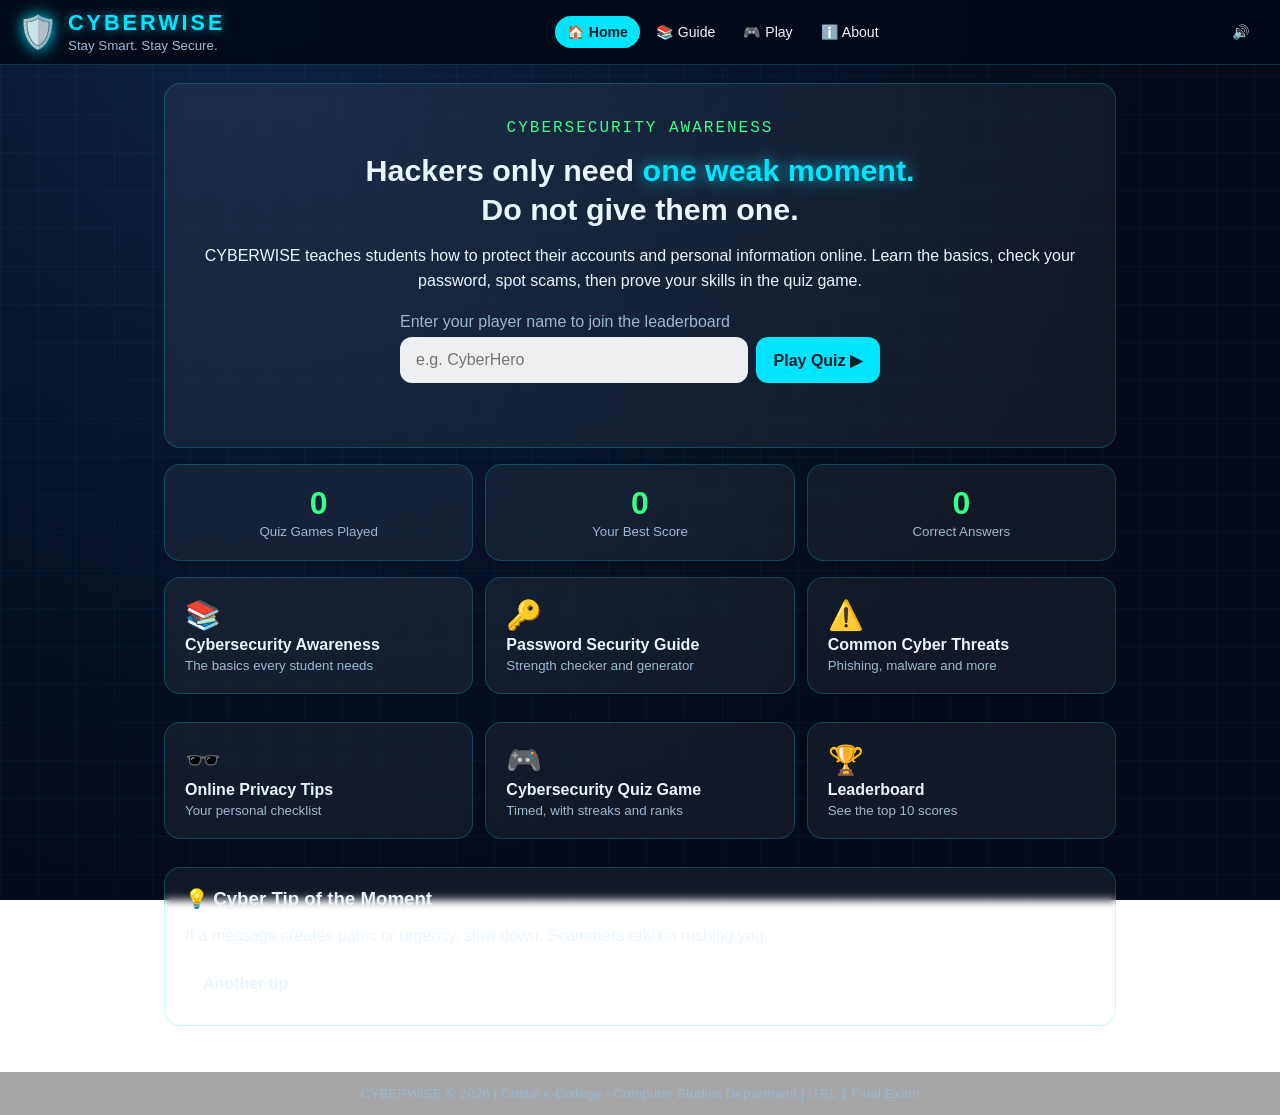
<file: index.html>
<!DOCTYPE html>
<!--
  CYBERWISE - Cybersecurity Awareness
  Cristal e-College | ITEL 1 - Web Systems and Technologies | Final Examination
  Page 1 of 4: HOME (name form, stats, tip of the moment).
-->
<html lang="en">
<head>
  <meta charset="UTF-8">
  <meta name="viewport" content="width=device-width, initial-scale=1.0">
  <title>CYBERWISE - Stay Smart. Stay Secure.</title>
  <link rel="stylesheet" href="style.css">
</head>
<body>

  <!-- ===== HEADER / NAVIGATION ===== -->
  <header class="topbar">
    <div class="brand">
      <span class="brand-icon">🛡️</span>
      <div>
        <h1>CYBERWISE</h1>
        <small>Stay Smart. Stay Secure.</small>
      </div>
    </div>

    <nav class="nav" aria-label="Main navigation">
      <a class="nav-btn active" href="index.html">🏠 Home</a>
      <a class="nav-btn" href="guide.html">📚 Guide</a>
      <a class="nav-btn" href="play.html">🎮 Play</a>
      <a class="nav-btn" href="about.html">ℹ️ About</a>
    </nav>

    <button id="soundToggle" class="icon-btn" title="Toggle sound">🔊</button>
  </header>

  <main>

    <section id="home" class="page active">
      <div class="hero card">
        <p class="tag"> CYBERSECURITY AWARENESS </p>
        <h2>Hackers only need <span class="glow">one weak moment.</span><br>Do not give them one.</h2>
        <p>
          CYBERWISE teaches students how to protect their accounts and personal
          information online. Learn the basics, check your password, spot scams,
          then prove your skills in the quiz game.
        </p>

        <!-- Name form with validation -->
        <form id="nameForm" class="name-form" novalidate>
          <label for="playerName">Enter your player name to join the leaderboard</label>
          <div class="row">
            <input type="text" id="playerName" maxlength="15" placeholder="e.g. CyberHero" autocomplete="off">
            <button type="submit" class="btn primary">Play Quiz ▶</button>
          </div>
          <p id="nameError" class="error" role="alert"></p>
        </form>
      </div>

      <div class="grid-3">
        <div class="card stat"><span id="statGames">0</span><small>Quiz Games Played</small></div>
        <div class="card stat"><span id="statBest">0</span><small>Your Best Score</small></div>
        <div class="card stat"><span id="statCorrect">0</span><small>Correct Answers</small></div>
      </div>

      <div class="grid-3 features">
        <a class="card feature" href="guide.html#learn"><span>📚</span><b>Cybersecurity Awareness</b><small>The basics every student needs</small></a>
        <a class="card feature" href="guide.html#passwords"><span>🔑</span><b>Password Security Guide</b><small>Strength checker and generator</small></a>
        <a class="card feature" href="guide.html#threats"><span>⚠️</span><b>Common Cyber Threats</b><small>Phishing, malware and more</small></a>
        <a class="card feature" href="guide.html#privacy"><span>🕶️</span><b>Online Privacy Tips</b><small>Your personal checklist</small></a>
        <a class="card feature" href="play.html"><span>🎮</span><b>Cybersecurity Quiz Game</b><small>Timed, with streaks and ranks</small></a>
        <a class="card feature" href="play.html#ranks"><span>🏆</span><b>Leaderboard</b><small>See the top 10 scores</small></a>
      </div>

      <div class="card tip-card">
        <h3>💡 Cyber Tip of the Moment</h3>
        <p id="cyberTip"></p>
        <button id="newTip" class="btn ghost">Another tip</button>
      </div>
    </section>
  </main>

  <footer class="footer">
    CYBERWISE &copy; 2026 | Cristal e-College - Computer Studies Department | ITEL 1 Final Exam
  </footer>

  <script src="data.js"></script>
  <script src="main.js"></script>
</body>
</html>
</file>
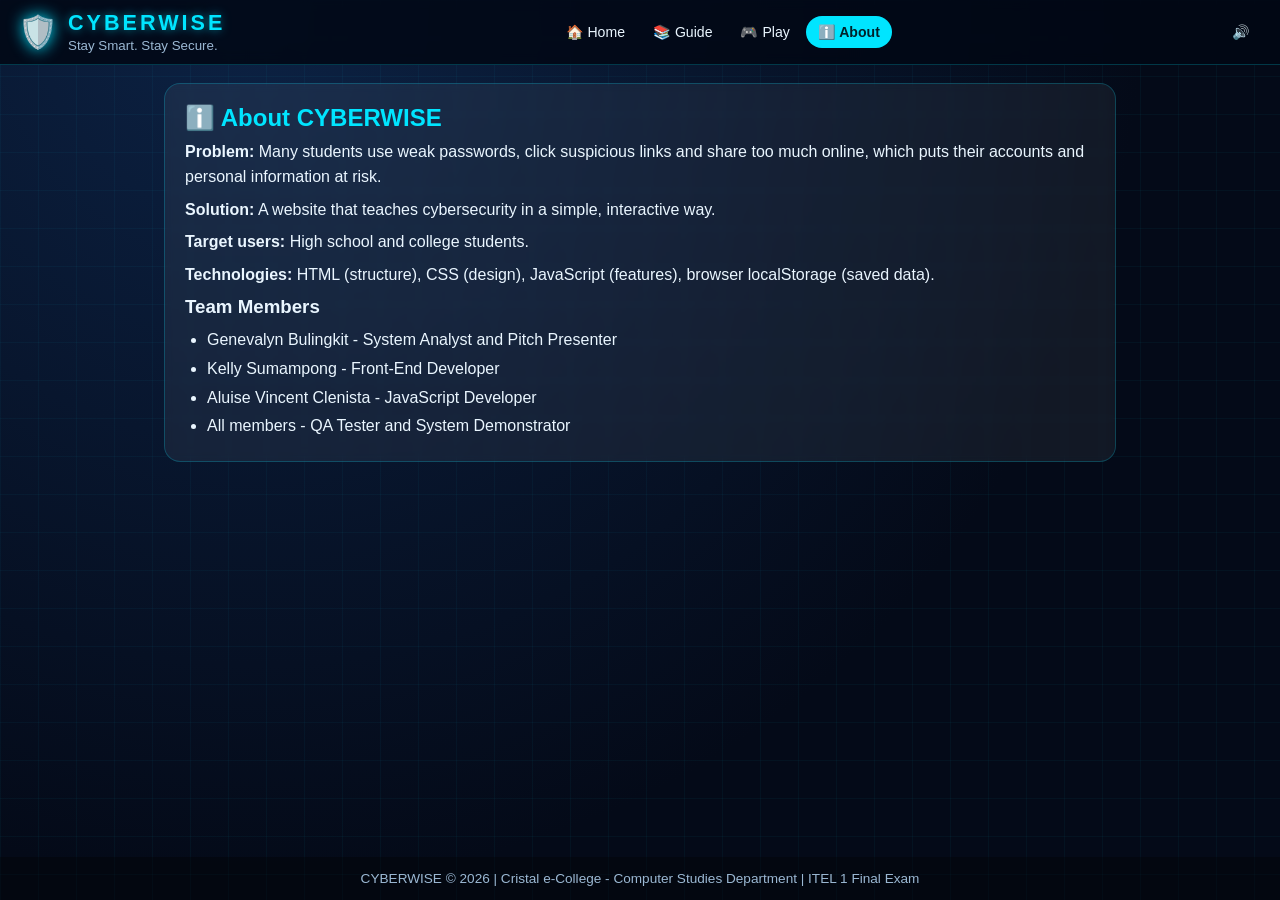
<file: about.html>
<!DOCTYPE html>
<!--
  CYBERWISE - Cybersecurity Awareness
  Cristal e-College | ITEL 1 - Web Systems and Technologies | Final Examination
  Page 4 of 4: ABOUT (problem, solution, team).
-->
<html lang="en">
<head>
  <meta charset="UTF-8">
  <meta name="viewport" content="width=device-width, initial-scale=1.0">
  <title>About - CYBERWISE</title>
  <link rel="stylesheet" href="style.css">
</head>
<body>

  <!-- ===== HEADER / NAVIGATION ===== -->
  <header class="topbar">
    <div class="brand">
      <span class="brand-icon">🛡️</span>
      <div>
        <h1>CYBERWISE</h1>
        <small>Stay Smart. Stay Secure.</small>
      </div>
    </div>

    <nav class="nav" aria-label="Main navigation">
      <a class="nav-btn" href="index.html">🏠 Home</a>
      <a class="nav-btn" href="guide.html">📚 Guide</a>
      <a class="nav-btn" href="play.html">🎮 Play</a>
      <a class="nav-btn active" href="about.html">ℹ️ About</a>
    </nav>

    <button id="soundToggle" class="icon-btn" title="Toggle sound">🔊</button>
  </header>

  <main>

    <section id="about">
      <div class="card">
        <h2>ℹ️ About CYBERWISE</h2>
        <p><b>Problem:</b> Many students use weak passwords, click suspicious links and share too much online, which puts their accounts and personal information at risk.</p>
        <p><b>Solution:</b> A website that teaches cybersecurity in a simple, interactive way.</p>
        <p><b>Target users:</b> High school and college students.</p>
        <p><b>Technologies:</b> HTML (structure), CSS (design), JavaScript (features), browser localStorage (saved data).</p>
        <h3>Team Members</h3>
        <ul>
          <li>Genevalyn Bulingkit - System Analyst and Pitch Presenter</li>
          <li>Kelly Sumampong - Front-End Developer</li>
          <li>Aluise Vincent Clenista - JavaScript Developer</li>
          <li>All members - QA Tester and System Demonstrator</li>
        </ul>
      </div>
    </section>
  </main>

  <footer class="footer">
    CYBERWISE &copy; 2026 | Cristal e-College - Computer Studies Department | ITEL 1 Final Exam
  </footer>

  <script src="data.js"></script>
  <script src="main.js"></script>
</body>
</html>
</file>
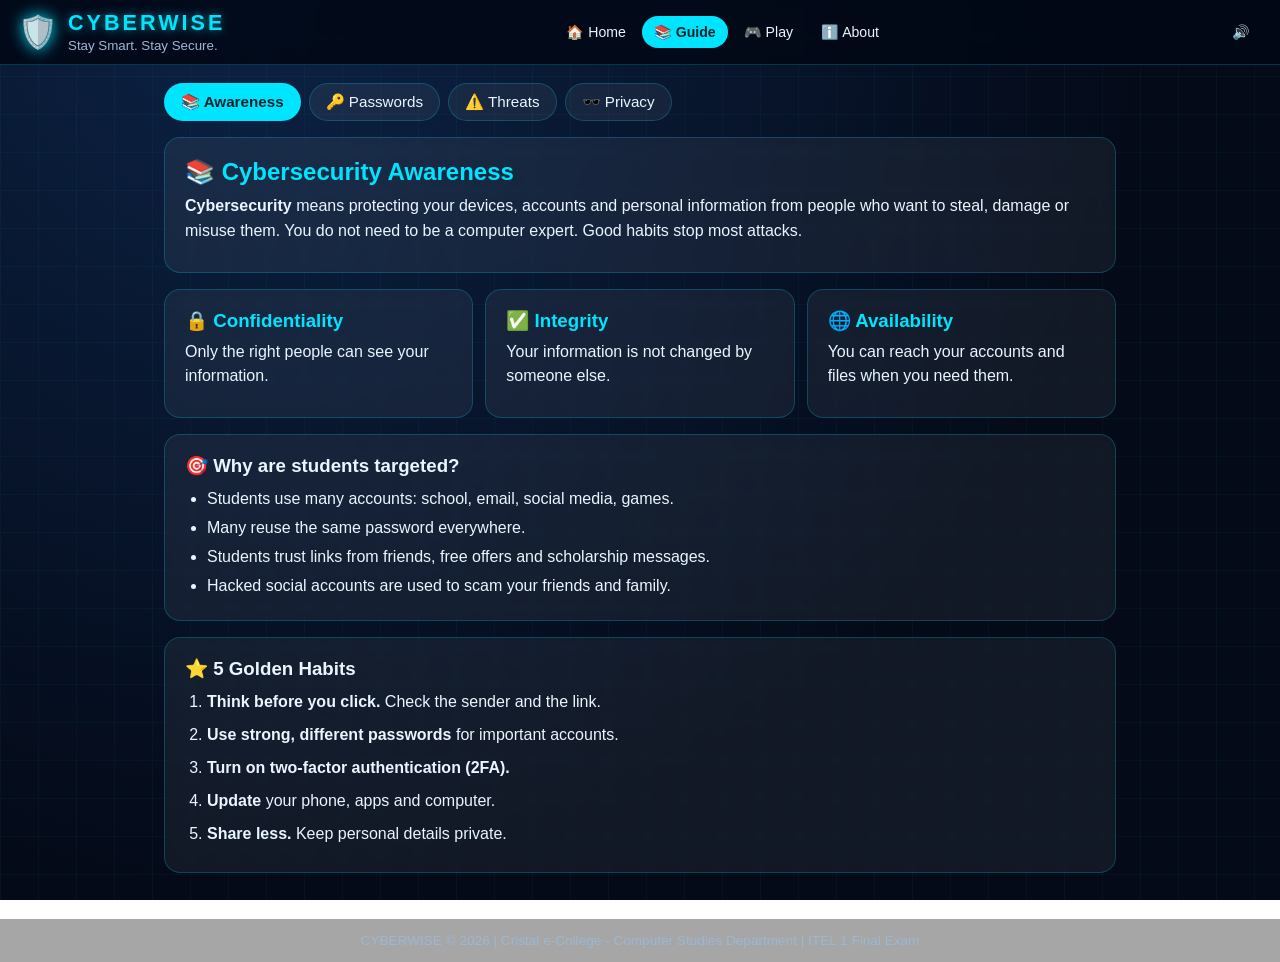
<file: guide.html>
<!DOCTYPE html>
<!--
  CYBERWISE - Cybersecurity Awareness
  Cristal e-College | ITEL 1 - Web Systems and Technologies | Final Examination
  Page 2 of 4: GUIDE (awareness, passwords, threats, privacy).
-->
<html lang="en">
<head>
  <meta charset="UTF-8">
  <meta name="viewport" content="width=device-width, initial-scale=1.0">
  <title>Guide - CYBERWISE</title>
  <link rel="stylesheet" href="style.css">
</head>
<body>

  <!-- ===== HEADER / NAVIGATION ===== -->
  <header class="topbar">
    <div class="brand">
      <span class="brand-icon">🛡️</span>
      <div>
        <h1>CYBERWISE</h1>
        <small>Stay Smart. Stay Secure.</small>
      </div>
    </div>

    <nav class="nav" aria-label="Main navigation">
      <a class="nav-btn" href="index.html">🏠 Home</a>
      <a class="nav-btn active" href="guide.html">📚 Guide</a>
      <a class="nav-btn" href="play.html">🎮 Play</a>
      <a class="nav-btn" href="about.html">ℹ️ About</a>
    </nav>

    <button id="soundToggle" class="icon-btn" title="Toggle sound">🔊</button>
  </header>

  <main>

    <div class="subtabs" role="tablist" aria-label="Guide sections">
      <button class="filter active" data-tab="learn" type="button">📚 Awareness</button>
      <button class="filter" data-tab="passwords" type="button">🔑 Passwords</button>
      <button class="filter" data-tab="threats" type="button">⚠️ Threats</button>
      <button class="filter" data-tab="privacy" type="button">🕶️ Privacy</button>
    </div>

    <section id="learn" class="page active">
      <div class="card">
        <h2>📚 Cybersecurity Awareness</h2>
        <p><b>Cybersecurity</b> means protecting your devices, accounts and personal information from people who want to steal, damage or misuse them. You do not need to be a computer expert. Good habits stop most attacks.</p>
      </div>

      <div class="grid-3">
        <div class="card mini"><h3>🔒 Confidentiality</h3><p>Only the right people can see your information.</p></div>
        <div class="card mini"><h3>✅ Integrity</h3><p>Your information is not changed by someone else.</p></div>
        <div class="card mini"><h3>🌐 Availability</h3><p>You can reach your accounts and files when you need them.</p></div>
      </div>

      <div class="card">
        <h3>🎯 Why are students targeted?</h3>
        <ul>
          <li>Students use many accounts: school, email, social media, games.</li>
          <li>Many reuse the same password everywhere.</li>
          <li>Students trust links from friends, free offers and scholarship messages.</li>
          <li>Hacked social accounts are used to scam your friends and family.</li>
        </ul>
      </div>

      <div class="card">
        <h3>⭐ 5 Golden Habits</h3>
        <ol class="habits">
          <li><b>Think before you click.</b> Check the sender and the link.</li>
          <li><b>Use strong, different passwords</b> for important accounts.</li>
          <li><b>Turn on two-factor authentication (2FA).</b></li>
          <li><b>Update</b> your phone, apps and computer.</li>
          <li><b>Share less.</b> Keep personal details private.</li>
        </ol>
      </div>
    </section>

    <section id="passwords" class="page">
      <div class="card">
        <h2>🔑 Password Security Guide</h2>
        <p>Test how strong a password is. It is checked only inside your browser. Nothing is sent or saved. Do not type your real password here. Try a similar one instead.</p>

        <label for="pwInput" class="lbl">Try a password</label>
        <div class="row">
          <input type="password" id="pwInput" placeholder="Type a sample password" autocomplete="off">
          <button id="pwShow" class="btn ghost" type="button">👁 Show</button>
        </div>

        <div class="meter"><div id="pwBar" class="meter-bar"></div></div>
        <p class="meter-text"><b id="pwLabel">Type something to begin</b> <span id="pwCrack" class="muted"></span></p>

        <ul id="pwChecks" class="checks">
          <li data-check="length">At least 12 characters</li>
          <li data-check="upper">Has an uppercase letter</li>
          <li data-check="lower">Has a lowercase letter</li>
          <li data-check="number">Has a number</li>
          <li data-check="symbol">Has a symbol (! @ # $ ...)</li>
          <li data-check="common">Not a common password or pattern</li>
        </ul>
      </div>

      <div class="card">
        <h3>⚙️ Password Generator</h3>
        <p>Make a random password or a passphrase.</p>
        <div class="gen-row">
          <label for="genLength">Length: <b id="genLenText">16</b></label>
          <input type="range" id="genLength" min="8" max="32" value="16">
        </div>
        <div class="gen-row opts">
          <label><input type="checkbox" id="optUpper" checked> ABC</label>
          <label><input type="checkbox" id="optLower" checked> abc</label>
          <label><input type="checkbox" id="optNumber" checked> 123</label>
          <label><input type="checkbox" id="optSymbol" checked> #$%</label>
        </div>
        <div class="row">
          <input type="text" id="genOutput" readonly placeholder="Your new password appears here">
          <button id="genBtn" class="btn primary" type="button">Generate</button>
          <button id="copyBtn" class="btn ghost" type="button">📋 Copy</button>
        </div>
        <p id="genMsg" class="error" role="alert"></p>
      </div>

      <div class="card">
        <h3>✅ Password Do's and Don'ts</h3>
        <div class="two-col">
          <ul class="do">
            <li>Use a long passphrase of 4 or more random words.</li>
            <li>Use a different password for each important account.</li>
            <li>Use a password manager to remember them.</li>
            <li>Turn on 2FA, especially for email.</li>
          </ul>
          <ul class="dont">
            <li>Do not use your name, birthday or "123456".</li>
            <li>Do not reuse the same password everywhere.</li>
            <li>Do not share passwords or OTP codes with anyone.</li>
            <li>Do not write passwords on sticky notes near your desk.</li>
          </ul>
        </div>
      </div>
    </section>

    <section id="threats" class="page">
      <div class="card">
        <h2>⚠️ Common Cyber Threats</h2>
        <p>Click a threat to see what it is, how to spot it and how to stay safe.</p>

        <div class="row">
          <input type="text" id="threatSearch" placeholder="Search e.g. phishing, wifi, ransomware" autocomplete="off">
          <button id="threatClear" class="btn ghost" type="button">Clear</button>
        </div>
        <div class="filters">
          <button class="filter active" data-filter="all">All</button>
          <button class="filter" data-filter="scam">🎣 Scams</button>
          <button class="filter" data-filter="malware">🦠 Malware</button>
          <button class="filter" data-filter="account">🔓 Account and Network</button>
        </div>
        <p id="threatCount" class="muted"></p>
        <div id="threatList" class="threat-list"></div>
      </div>
    </section>

    <section id="privacy" class="page">
      <div class="card">
        <h2>🕶️ Online Privacy Tips</h2>
        <p>Tick each tip after you do it. Your progress is saved in this browser.</p>

        <div class="meter"><div id="privBar" class="meter-bar"></div></div>
        <p class="meter-text"><b id="privText">0 of 0 done</b></p>

        <div id="privList" class="priv-list"></div>
        <button id="privReset" class="btn danger" type="button">Reset Checklist</button>
      </div>
    </section>
  </main>

  <footer class="footer">
    CYBERWISE &copy; 2026 | Cristal e-College - Computer Studies Department | ITEL 1 Final Exam
  </footer>

  <script src="data.js"></script>
  <script src="main.js"></script>
  <script src="guide.js"></script>
</body>
</html>
</file>
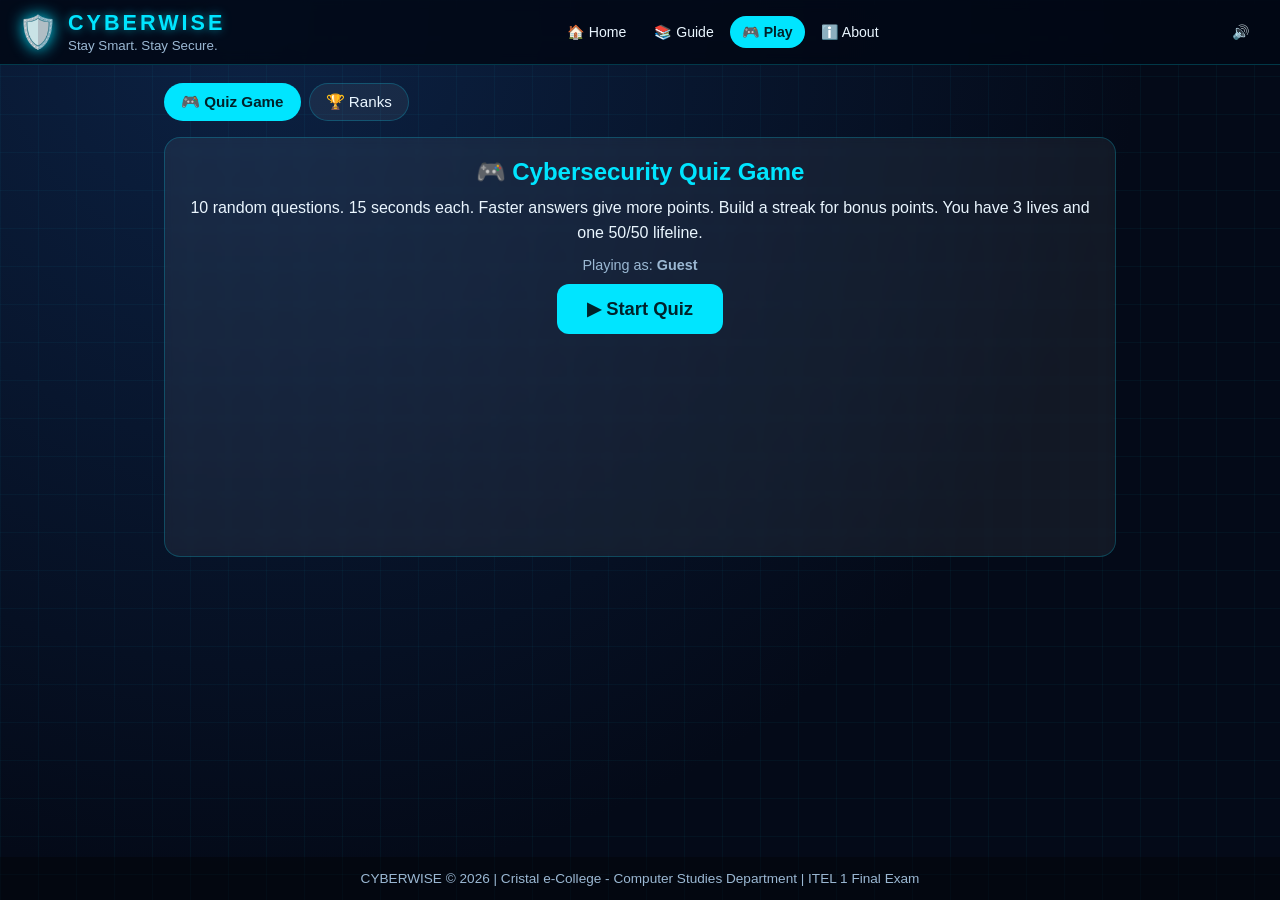
<file: play.html>
<!DOCTYPE html>
<!--
  CYBERWISE - Cybersecurity Awareness
  Cristal e-College | ITEL 1 - Web Systems and Technologies | Final Examination
  Page 3 of 4: PLAY (quiz game and leaderboard).
-->
<html lang="en">
<head>
  <meta charset="UTF-8">
  <meta name="viewport" content="width=device-width, initial-scale=1.0">
  <title>Play - CYBERWISE</title>
  <link rel="stylesheet" href="style.css">
</head>
<body>

  <!-- ===== HEADER / NAVIGATION ===== -->
  <header class="topbar">
    <div class="brand">
      <span class="brand-icon">🛡️</span>
      <div>
        <h1>CYBERWISE</h1>
        <small>Stay Smart. Stay Secure.</small>
      </div>
    </div>

    <nav class="nav" aria-label="Main navigation">
      <a class="nav-btn" href="index.html">🏠 Home</a>
      <a class="nav-btn" href="guide.html">📚 Guide</a>
      <a class="nav-btn active" href="play.html">🎮 Play</a>
      <a class="nav-btn" href="about.html">ℹ️ About</a>
    </nav>

    <button id="soundToggle" class="icon-btn" title="Toggle sound">🔊</button>
  </header>

  <main>

    <div class="subtabs" role="tablist" aria-label="Play sections">
      <button class="filter active" data-tab="quiz" type="button">🎮 Quiz Game</button>
      <button class="filter" data-tab="ranks" type="button">🏆 Ranks</button>
    </div>

    <section id="quiz" class="page active">
      <div class="card quiz-card">

        <!-- Start screen -->
        <div id="quizStart" class="quiz-panel">
          <h2>🎮 Cybersecurity Quiz Game</h2>
          <p>10 random questions. 15 seconds each. Faster answers give more points. Build a streak for bonus points. You have 3 lives and one 50/50 lifeline.</p>
          <p class="muted">Playing as: <b id="quizPlayer">Guest</b></p>
          <button id="quizStartBtn" class="btn primary big">▶ Start Quiz</button>
        </div>

        <!-- Question screen -->
        <div id="quizPlay" class="quiz-panel hidden">
          <div class="hud">
            <div>Question <b id="qNum">1</b>/10</div>
            <div>⭐ <b id="qScore">0</b></div>
            <div>🔥 Streak <b id="qStreak">0</b></div>
            <div id="qLives" class="hearts">❤️❤️❤️</div>
            <button id="qLifeline" class="btn ghost small" type="button">✂️ 50/50</button>
          </div>

          <div class="timer"><div id="timerBar" class="timer-bar"></div></div>
          <p class="timer-text"><span id="timerText">15</span>s</p>

          <p id="qCat" class="qcat"></p>
          <h3 id="qText" class="qtext"></h3>
          <div id="qOptions" class="q-options"></div>

          <div id="qFeedback" class="feedback hidden"></div>
          <button id="qNext" class="btn primary hidden" type="button">Next ▶</button>
        </div>

        <!-- Result screen -->
        <div id="quizEnd" class="quiz-panel hidden">
          <h2 id="endTitle">Quiz Complete</h2>
          <div class="final" id="endScore">0</div>
          <p id="endDetail"></p>
          <p id="endRank"></p>
          <div class="row center">
            <button id="quizAgain" class="btn primary" type="button">🔁 Play Again</button>
            <button id="goBoard" class="btn ghost" type="button">🏆 View Ranks</button>
          </div>
        </div>

      </div>
    </section>

    <section id="ranks" class="page">
      <div class="card">
        <h2>🏆 Leaderboard</h2>
        <p>Top 10 quiz scores saved in this browser (localStorage).</p>
        <table class="board">
          <thead><tr><th>Rank</th><th>Player</th><th>Score</th><th>Correct</th><th>Date</th></tr></thead>
          <tbody id="boardBody"></tbody>
        </table>
        <button id="resetBoard" class="btn danger" type="button">Reset Leaderboard</button>
      </div>
    </section>
  </main>

  <footer class="footer">
    CYBERWISE &copy; 2026 | Cristal e-College - Computer Studies Department | ITEL 1 Final Exam
  </footer>

  <script src="data.js"></script>
  <script src="main.js"></script>
  <script src="game.js"></script>
</body>
</html>
</file>
<file: style.css>
/* =========================================================
   CYBERWISE - style.css
   Member 2 (Front-End): this file controls the DESIGN and LAYOUT.
   ========================================================= */

/* ---------- Color variables (change here to re-theme the site) ---------- */
:root {
  --bg1: #040a18;
  --bg2: #0c2244;
  --card: rgba(255, 255, 255, 0.06);
  --card-border: rgba(0, 229, 255, 0.22);
  --text: #eaf6ff;
  --muted: #9bb8d3;
  --accent: #00e5ff;      /* cyan */
  --good: #39ff88;        /* green */
  --bad: #ff4d6d;         /* red */
  --warn: #ffc857;        /* yellow */
  --radius: 16px;
}

* { box-sizing: border-box; margin: 0; padding: 0; }

body {
  font-family: "Segoe UI", Tahoma, Verdana, sans-serif;
  color: var(--text);
  background:
    linear-gradient(rgba(0,229,255,0.04) 1px, transparent 1px) 0 0 / 100% 38px,
    linear-gradient(90deg, rgba(0,229,255,0.04) 1px, transparent 1px) 0 0 / 38px 100%,
    radial-gradient(circle at 20% 0%, var(--bg2), var(--bg1) 65%);
  background-attachment: fixed;
  min-height: 100vh;
  display: flex; flex-direction: column;
}

main { flex: 1; width: 100%; max-width: 980px; margin: 0 auto; padding: 18px 14px 30px; }

/* ---------- Header ---------- */
.topbar {
  display: flex; align-items: center; justify-content: space-between;
  flex-wrap: wrap; gap: 8px;
  padding: 10px 18px;
  background: rgba(2, 8, 20, 0.85);
  border-bottom: 1px solid var(--card-border);
  backdrop-filter: blur(6px);
  position: sticky; top: 0; z-index: 20;
}
.brand { display: flex; align-items: center; gap: 10px; }
.brand-icon { font-size: 2rem; filter: drop-shadow(0 0 8px var(--accent)); }
.brand h1 { font-size: 1.35rem; letter-spacing: 3px; color: var(--accent); text-shadow: 0 0 10px rgba(0,229,255,0.6); }
.brand small { color: var(--muted); }

.nav { display: flex; flex-wrap: wrap; gap: 4px; }
.nav-btn, .icon-btn {
  background: transparent; color: var(--text);
  border: 1px solid transparent; border-radius: 999px;
  padding: 7px 11px; cursor: pointer; font-size: 0.88rem;
  transition: 0.2s;
}
.nav-btn:hover, .icon-btn:hover { background: rgba(0,229,255,0.12); }
.nav-btn.active { background: var(--accent); color: #00222a; font-weight: 700; }

/* ---------- Pages (only the active one is shown) ---------- */
.page { display: none; animation: fadeUp 0.4s ease; }
.page.active { display: block; }
.hidden { display: none !important; }

/* ---------- Cards ---------- */
.card {
  background: var(--card);
  border: 1px solid var(--card-border);
  border-radius: var(--radius);
  padding: 20px;
  margin-bottom: 16px;
  backdrop-filter: blur(4px);
}
.card h2 { margin-bottom: 8px; color: var(--accent); }
.card h3 { margin-bottom: 8px; }
.card p { line-height: 1.55; margin-bottom: 8px; }
.card ul, .card ol { margin: 8px 0 0 22px; line-height: 1.8; }

.hero { text-align: center; padding: 32px 20px; }
.hero .tag { color: var(--good); font-family: Consolas, monospace; letter-spacing: 2px; margin-bottom: 10px; }
.hero h2 { font-size: 1.9rem; line-height: 1.3; margin-bottom: 14px; color: var(--text); }
.glow { color: var(--accent); text-shadow: 0 0 16px rgba(0,229,255,0.8); }

.mini h3 { color: var(--accent); }
.habits li { margin-bottom: 4px; }

/* ---------- Forms & buttons ---------- */
.name-form { max-width: 480px; margin: 20px auto 0; text-align: left; }
.name-form label, .lbl { display: block; margin-bottom: 6px; color: var(--muted); }
.row { display: flex; gap: 8px; flex-wrap: wrap; }
.row.center { justify-content: center; margin-top: 12px; }
input[type="text"], input[type="password"] {
  flex: 1; min-width: 160px;
  padding: 12px 14px; border-radius: 12px;
  border: 2px solid transparent;
  background: rgba(255,255,255,0.93); color: #0b1c33;
  font-size: 1rem; outline: none;
}
input[type="text"]:focus, input[type="password"]:focus { border-color: var(--accent); }

.btn {
  border: none; border-radius: 12px; cursor: pointer;
  padding: 12px 18px; font-size: 1rem; font-weight: 700;
  transition: transform 0.15s, box-shadow 0.15s;
}
.btn:hover { transform: translateY(-2px); box-shadow: 0 6px 18px rgba(0,229,255,0.25); }
.btn:active { transform: scale(0.97); }
.btn:disabled { opacity: 0.4; cursor: not-allowed; transform: none; box-shadow: none; }
.btn.primary { background: var(--accent); color: #00222a; }
.btn.ghost { background: rgba(255,255,255,0.12); color: var(--text); }
.btn.danger { background: var(--bad); color: #2b0008; margin-top: 12px; }
.btn.big { padding: 14px 30px; font-size: 1.15rem; }
.btn.small { padding: 8px 12px; font-size: 0.9rem; }

.error { color: #ff9fb0; min-height: 1.2em; margin-top: 6px; font-size: 0.92rem; }
.muted { color: var(--muted); font-size: 0.9rem; }

/* ---------- Home ---------- */
.grid-3 { display: grid; grid-template-columns: repeat(3, 1fr); gap: 12px; }
.stat { text-align: center; margin-bottom: 4px; }
.stat span { display: block; font-size: 2rem; font-weight: 800; color: var(--good); }
.stat small { color: var(--muted); }
.features { margin: 12px 0; }
.feature {
  display: flex; flex-direction: column; gap: 4px; text-align: left; cursor: pointer;
  color: var(--text); font-size: 1rem; transition: 0.2s;
}
.feature span { font-size: 1.8rem; }
.feature small { color: var(--muted); }
.feature:hover { transform: translateY(-3px); border-color: var(--accent); box-shadow: 0 0 18px rgba(0,229,255,0.25); }
.tip-card { display: flex; flex-direction: column; gap: 6px; align-items: flex-start; }

/* ---------- Password page ---------- */
.meter { height: 12px; border-radius: 999px; background: rgba(255,255,255,0.12); margin-top: 14px; overflow: hidden; }
.meter-bar { height: 100%; width: 0; border-radius: 999px; background: var(--bad); transition: width 0.3s, background 0.3s; }
.meter-text { margin-top: 8px; }
.checks { list-style: none; margin: 10px 0 0 0 !important; display: grid; grid-template-columns: repeat(auto-fit, minmax(240px, 1fr)); gap: 4px 14px; }
.checks li::before { content: "⬜ "; }
.checks li.ok { color: var(--good); }
.checks li.ok::before { content: "✅ "; }

.gen-row { display: flex; align-items: center; gap: 12px; margin: 10px 0; flex-wrap: wrap; }
.gen-row input[type="range"] { flex: 1; min-width: 160px; accent-color: var(--accent); }
.opts label { display: flex; align-items: center; gap: 6px; background: rgba(255,255,255,0.08); padding: 6px 12px; border-radius: 999px; cursor: pointer; }
#genOutput { font-family: Consolas, monospace; letter-spacing: 1px; }

.two-col { display: grid; grid-template-columns: 1fr 1fr; gap: 16px; }
.do li::marker { content: "✅ "; }
.dont li::marker { content: "❌ "; }

/* ---------- Threats ---------- */
.filters { display: flex; flex-wrap: wrap; gap: 8px; margin: 14px 0 6px; }
.filter {
  border: 1px solid var(--card-border); background: transparent; color: var(--text);
  padding: 7px 14px; border-radius: 999px; cursor: pointer;
}
.filter.active { background: var(--accent); color: #00222a; font-weight: 700; }

.threat-list { display: grid; gap: 10px; margin-top: 10px; }
.threat { border: 1px solid var(--card-border); border-left: 6px solid var(--warn); border-radius: 12px; background: rgba(0,0,0,0.25); padding: 4px 14px; }
.threat.malware { border-left-color: var(--bad); }
.threat.account { border-left-color: var(--accent); }
.threat summary { cursor: pointer; padding: 10px 0; font-weight: 700; font-size: 1.05rem; list-style: none; }
.threat summary::-webkit-details-marker { display: none; }
.threat summary small { font-weight: 400; color: var(--muted); margin-left: 8px; }
.threat .body { padding-bottom: 12px; }
.threat h4 { color: var(--accent); margin: 8px 0 2px; font-size: 0.92rem; }
.threat ul { margin: 2px 0 0 20px; line-height: 1.6; font-size: 0.93rem; }

/* ---------- Privacy checklist ---------- */
.priv-list { display: grid; gap: 8px; margin-top: 14px; }
.priv-item {
  display: flex; gap: 12px; align-items: flex-start; padding: 12px;
  background: rgba(0,0,0,0.25); border-radius: 12px; cursor: pointer;
  border: 1px solid transparent; transition: 0.2s;
}
.priv-item input { width: 20px; height: 20px; margin-top: 3px; accent-color: var(--good); flex-shrink: 0; }
.priv-item b { display: block; }
.priv-item small { color: var(--muted); }
.priv-item.done { border-color: var(--good); background: rgba(57,255,136,0.08); }

/* ---------- Quiz ---------- */
.quiz-card { min-height: 420px; }
.quiz-panel { text-align: center; }
.quiz-panel h2 { margin-bottom: 10px; }
.hud { display: flex; flex-wrap: wrap; gap: 14px; justify-content: space-between; align-items: center; margin-bottom: 10px; }
.hearts { letter-spacing: 2px; }

.timer { height: 10px; border-radius: 999px; background: rgba(255,255,255,0.12); overflow: hidden; }
.timer-bar { height: 100%; width: 100%; background: var(--good); transition: width 0.1s linear, background 0.3s; }
.timer-text { font-family: Consolas, monospace; color: var(--muted); margin: 4px 0 0; text-align: right; }

.qcat { color: var(--good); font-family: Consolas, monospace; letter-spacing: 1px; margin-top: 6px; }
.qtext { font-size: 1.3rem; line-height: 1.4; margin: 6px 0 16px; }
.q-options { display: grid; gap: 10px; text-align: left; }
.q-opt {
  background: rgba(255,255,255,0.08); color: var(--text);
  border: 2px solid var(--card-border); border-radius: 12px;
  padding: 13px 16px; font-size: 1rem; cursor: pointer; transition: 0.15s; text-align: left;
}
.q-opt:hover:not(:disabled) { border-color: var(--accent); background: rgba(0,229,255,0.12); transform: translateX(4px); }
.q-opt.correct { background: rgba(57,255,136,0.22); border-color: var(--good); }
.q-opt.wrong { background: rgba(255,77,109,0.25); border-color: var(--bad); animation: shake 0.35s; }
.q-opt.removed { visibility: hidden; }
.q-opt:disabled { cursor: default; }

.feedback { margin: 14px 0 8px; padding: 12px 14px; border-radius: 12px; text-align: left; line-height: 1.5; }
.feedback.good { background: rgba(57,255,136,0.15); border: 1px solid var(--good); }
.feedback.bad { background: rgba(255,77,109,0.15); border: 1px solid var(--bad); }

.final { font-size: 3.2rem; font-weight: 800; color: var(--good); text-shadow: 0 0 18px rgba(57,255,136,0.5); }

/* ---------- Leaderboard ---------- */
.board { width: 100%; border-collapse: collapse; margin-top: 10px; }
.board th, .board td { padding: 10px; text-align: left; border-bottom: 1px solid var(--card-border); }
.board th { color: var(--accent); }
.board tr.me td { background: rgba(0,229,255,0.12); font-weight: 700; }

/* ---------- Footer ---------- */
.footer { text-align: center; padding: 14px; font-size: 0.85rem; color: var(--muted); background: rgba(0,0,0,0.35); }

/* ---------- Animations ---------- */
@keyframes fadeUp { from { opacity: 0; transform: translateY(12px); } to { opacity: 1; transform: none; } }
@keyframes shake { 25% { transform: translateX(-8px); } 75% { transform: translateX(8px); } }

/* ---------- Mobile ---------- */
@media (max-width: 700px) {
  .grid-3 { grid-template-columns: 1fr; }
  .two-col { grid-template-columns: 1fr; }
  .hero h2 { font-size: 1.45rem; }
  .nav-btn { padding: 6px 9px; font-size: 0.8rem; }
}

/* =========================================================
   ADDED FOR THE MULTI-PAGE VERSION
   ========================================================= */

/* Nav links and feature cards are now <a> tags, not buttons */
a.nav-btn { display: inline-block; text-decoration: none; }
a.feature { text-decoration: none; }

/* Tabs inside a page (Guide: Awareness/Passwords/...  Play: Quiz/Ranks) */
.subtabs { display: flex; flex-wrap: wrap; gap: 8px; margin-bottom: 16px; }
.subtabs .filter { background: var(--card); padding: 9px 16px; font-size: 0.95rem; }
.subtabs .filter:hover { background: rgba(0,229,255,0.12); }
.subtabs .filter.active { background: var(--accent); }
</file>
